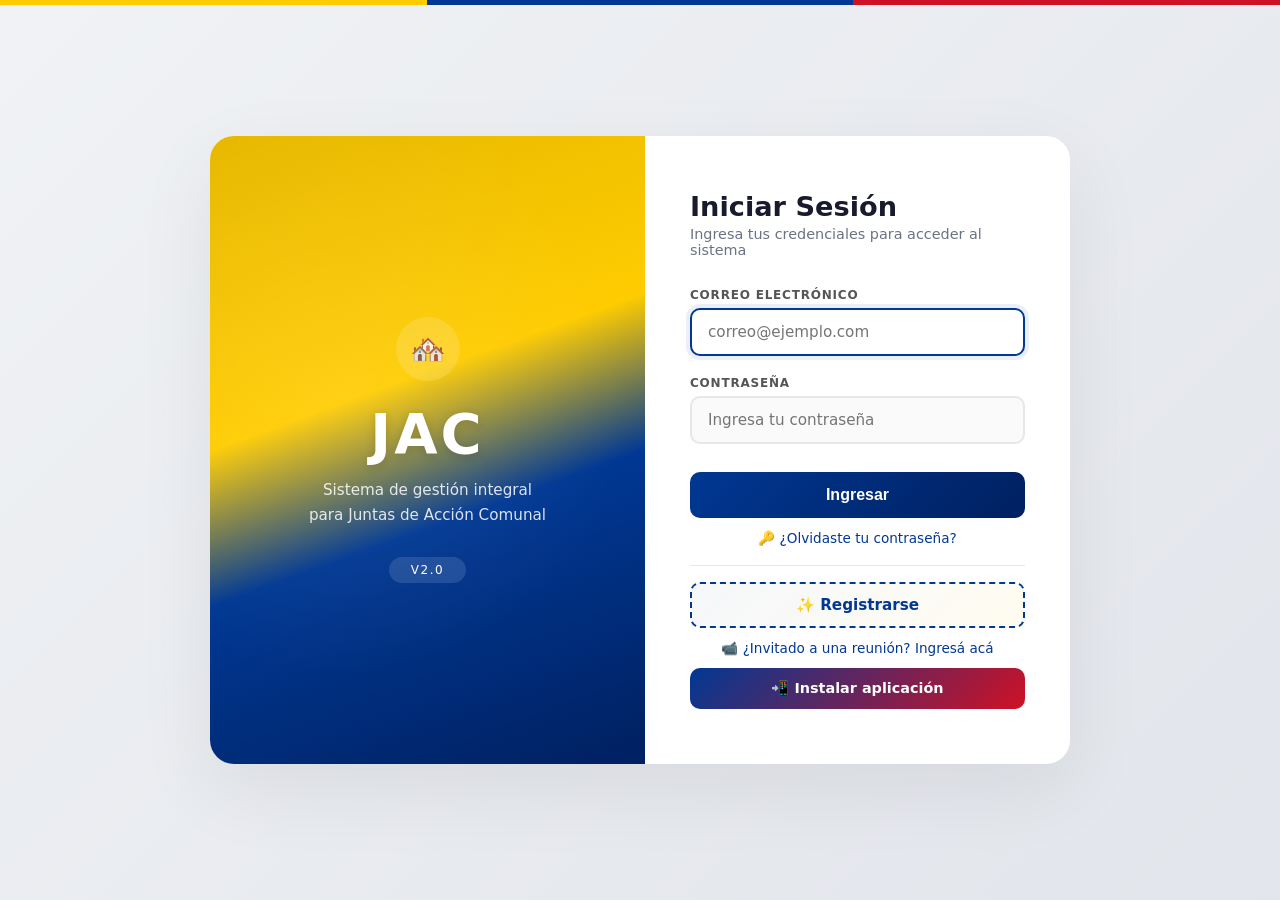
<file: app/index.html>
<!DOCTYPE html>
<html lang="es">
<head>
    <meta charset="UTF-8">
    <meta name="viewport" content="width=device-width, initial-scale=1.0">
    <meta http-equiv="Cache-Control" content="no-cache, no-store, must-revalidate">
    <meta http-equiv="Pragma" content="no-cache">
    <meta http-equiv="Expires" content="0">
    <title>JAC - Iniciar Sesión</title>
    <meta name="theme-color" content="#003893">
    <meta name="apple-mobile-web-app-capable" content="yes">
    <meta name="apple-mobile-web-app-status-bar-style" content="default">
    <meta name="apple-mobile-web-app-title" content="JAC">
    <link rel="manifest" href="/manifest.json">
    <link rel="apple-touch-icon" href="/icons/icon-192x192.png">
    <link rel="stylesheet" href="css/style.css?v=3">
    <style>
        .login-body { overflow-y: auto; -webkit-overflow-scrolling: touch; }
        .login-container { overflow-y: auto; -webkit-overflow-scrolling: touch; }
        .login-container::-webkit-scrollbar { width: 4px; }
        .login-container::-webkit-scrollbar-thumb { background: #c0c4cc; border-radius: 2px; }
    </style>
</head>
<body class="login-body">
    <div class="login-container">
        <div class="login-brand">
            <div class="icon">🏘️</div>
            <h1>JAC</h1>
            <p>Sistema de gestión integral para Juntas de Acción Comunal</p>
            <div class="version">v2.0</div>
        </div>
        <div class="login-form-wrap">
            <h2>Iniciar Sesión</h2>
            <p class="sub">Ingresa tus credenciales para acceder al sistema</p>
                <form id="loginForm">
                <div class="form-group">
                    <label for="username">Correo electrónico</label>
                    <input type="email" id="username" placeholder="correo@ejemplo.com" required autofocus>
                </div>
                <div class="form-group">
                    <label for="password">Contraseña</label>
                    <input type="password" id="password" placeholder="Ingresa tu contraseña" required>
                </div>
                <button type="submit" class="btn-primary">Ingresar</button>
                <div style="text-align:center;margin-top:10px;">
                    <a href="#" id="btnRecuperarPass" style="font-size:0.85rem;color:var(--blue);text-decoration:none;">🔑 ¿Olvidaste tu contraseña?</a>
                </div>
                <div class="msg" id="msg"></div>
            </form>
            <div style="text-align:center;margin-top:18px;border-top:1px solid var(--border);padding-top:16px;">
                <button id="btnRegistro" style="width:100%;padding:12px;border:2px dashed var(--blue);border-radius:10px;background:linear-gradient(135deg,rgba(0,56,147,0.04),rgba(255,204,0,0.06));color:var(--blue);font-weight:600;font-size:0.95rem;cursor:pointer;transition:all 0.3s;font-family:inherit;" onmouseenter="this.style.background='linear-gradient(135deg,rgba(0,56,147,0.1),rgba(255,204,0,0.15))';this.style.borderStyle='solid';this.style.transform='translateY(-2px)';this.style.boxShadow='0 4px 12px rgba(0,56,147,0.15)'" onmouseleave="this.style.background='linear-gradient(135deg,rgba(0,56,147,0.04),rgba(255,204,0,0.06))';this.style.borderStyle='dashed';this.style.transform='none';this.style.boxShadow='none'">✨ Registrarse</button>
                <a href="reunion.html" style="display:block;margin-top:12px;font-size:0.85rem;color:var(--blue);text-decoration:none;">📹 ¿Invitado a una reunión? Ingresá acá</a>
                <button id="btnInstalarPWA" style="width:100%;margin-top:12px;padding:12px;border:none;border-radius:10px;background:linear-gradient(135deg,#003893,#CE1126);color:white;font-weight:600;font-size:0.9rem;cursor:pointer;transition:all 0.3s;font-family:inherit;" onmouseenter="this.style.opacity='0.9';this.style.transform='translateY(-2px)'" onmouseleave="this.style.opacity='1';this.style.transform='none'">📲 Instalar aplicación</button>
            </div>
            </div>
        </div>
    </div>

    <!-- Modal Recuperar Contraseña -->
    <div id="modalRecuperar" style="display:none;position:fixed;inset:0;background:rgba(0,0,0,0.4);z-index:999;align-items:center;justify-content:center;">
      <div style="background:white;border-radius:16px;padding:32px;width:90%;max-width:400px;box-shadow:0 20px 60px rgba(0,0,0,0.15);animation:fadeUp 0.3s ease;">
        <div style="font-size:2rem;text-align:center;margin-bottom:4px;">🔑</div>
        <h3 style="text-align:center;margin-bottom:8px;">Recuperar contraseña</h3>
        <p style="text-align:center;font-size:0.85rem;color:var(--text-muted);margin-bottom:20px;">Te enviaremos un correo para restablecer tu contraseña</p>
        <form id="formRecuperar">
          <div class="form-group">
            <label for="recEmail">Correo electrónico</label>
            <input type="email" id="recEmail" placeholder="correo@ejemplo.com" required>
          </div>
          <button type="submit" class="btn-primary">Enviar correo</button>
          <div class="msg" id="recMsg"></div>
        </form>
        <div style="text-align:center;margin-top:12px;">
          <a href="#" id="btnCerrarRecuperar" style="font-size:0.85rem;color:var(--text-muted);text-decoration:none;">Volver al inicio de sesión</a>
        </div>
      </div>
    </div>

    <!-- Modal Registro -->
    <div id="modalRegistro" style="display:none;position:fixed;inset:0;background:rgba(0,0,0,0.4);z-index:999;align-items:center;justify-content:center;">
      <div style="background:white;border-radius:16px;padding:32px;width:90%;max-width:440px;box-shadow:0 20px 60px rgba(0,0,0,0.15);animation:fadeUp 0.3s ease;max-height:90vh;overflow-y:auto;">
        <div style="font-size:2rem;text-align:center;margin-bottom:4px;">📝</div>
        <h3 style="text-align:center;margin-bottom:16px;">Registrar Usuario</h3>
        <form id="formRegistro">
          <div class="form-group">
            <label for="regUsername">Usuario</label>
            <input type="text" id="regUsername" placeholder="Nombre de usuario" required>
          </div>
          <div class="form-group">
            <label for="regPassword">Contraseña</label>
            <input type="password" id="regPassword" placeholder="Contraseña" required minlength="4">
          </div>
          <div class="form-group">
            <label for="regCedula">N° Cédula</label>
            <input type="text" id="regCedula" placeholder="Cédula del usuario">
          </div>
          <div class="form-group">
            <label for="regEmail">Correo electrónico</label>
            <input type="email" id="regEmail" placeholder="correo@ejemplo.com" required>
          </div>
          <div class="form-group">
            <label for="regTelefono">Teléfono (para WhatsApp)</label>
            <input type="tel" id="regTelefono" placeholder="Ej: 3001234567">
          </div>
          <div class="form-group">
            <label for="regCodigo">Código de registro</label>
            <input type="text" id="regCodigo" placeholder="Código proporcionado por el administrador" required>
          </div>
          <div class="form-group">
            <label for="regName">Nombre completo</label>
            <input type="text" id="regName" placeholder="Nombre y apellidos" required>
          </div>
          <div class="form-row">
            <div class="form-group">
              <label for="regRole">Rol</label>
              <select id="regRole" required>
                <option value="">Seleccione</option>
                <option value="Presidente">Presidente</option>
                <option value="Secretario">Secretario</option>
                <option value="Tesorero">Tesorero</option>
              </select>
            </div>
            <div class="form-group">
              <label for="regCiudad">Ciudad</label>
              <select id="regCiudad" required>
                <option value="">Cargando ciudades...</option>
              </select>
            </div>
          </div>
          <div class="form-group">
            <label for="regBarrio">Barrio</label>
            <select id="regBarrio" required>
              <option value="">Primero seleccioná una ciudad</option>
            </select>
          </div>
          <button type="submit" class="btn-primary">Crear usuario</button>
          <div class="msg" id="regMsg"></div>
        </form>
      </div>
    </div>
    <script src="js/supabase-client.js?v=3"></script>
    <script src="js/supabase.js?v=3"></script>
    <script src="js/db.js?v=3"></script>
    <script>
        localStorage.removeItem('jac_session');

        // Verificar si ya hay sesión activa
        (async function () {
            const { data: { session } } = await supabaseGetSession();
            if (session) {
                window.location.href = 'dashboard.html';
                return;
            }
        })();

        document.getElementById('loginForm').addEventListener('submit', async function (e) {
            e.preventDefault();
            const msgEl = document.getElementById('msg');
            msgEl.className = 'msg';
            msgEl.style.display = 'none';

            const email = document.getElementById('username').value.trim();
            const password = document.getElementById('password').value.trim();

            if (!email || !password) {
                msgEl.textContent = 'Todos los campos son obligatorios';
                msgEl.className = 'msg error';
                msgEl.style.display = 'block';
                return;
            }

            const btn = this.querySelector('button');
            btn.disabled = true;
            btn.textContent = 'Ingresando...';

            let { data, error } = await supabaseSignIn(email, password);

            // Si falla, intentar migrar cuenta existente
            if (error) {
                const usuarios = await apiFetch('usuarios?email=eq.' + encodeURIComponent(email) + '&select=password,username,email');
                let isExistingUser = usuarios && usuarios.length > 0 && usuarios[0].password === password;
                if (!isExistingUser) {
                    const registros = await apiFetch('registros?email=eq.' + encodeURIComponent(email) + '&select=cedula,password,email');
                    isExistingUser = registros && registros.length > 0 && (registros[0].password === password || registros[0].cedula === password);
                }
                if (isExistingUser) {
                    const { error: signUpError } = await supabaseSignUp(email, password);
                    if (!signUpError) {
                        const retry = await supabaseSignIn(email, password);
                        data = retry.data;
                        error = retry.error;
                    }
                }
            }

            if (error) {
                msgEl.textContent = error.message === 'Invalid login credentials' ? 'Usuario o contraseña incorrectos' : error.message;
                msgEl.className = 'msg error';
                msgEl.style.display = 'block';
                btn.disabled = false;
                btn.textContent = 'Ingresar';
                return;
            }

            // Guardar tokens
            if (data.session) {
                localStorage.setItem('sb-access-token', data.session.access_token);
                localStorage.setItem('sb-refresh-token', data.session.refresh_token);
            }

            // Obtener perfil del usuario
            const result = await loginUser(email);
            if (result.ok) {
                const session = { ...result.user };
                localStorage.setItem('jac_session', JSON.stringify(session));
                window.location.href = 'dashboard.html';
            } else {
                msgEl.textContent = result.error;
                msgEl.className = 'msg error';
                msgEl.style.display = 'block';
                btn.disabled = false;
                btn.textContent = 'Ingresar';
            }
        });

        // ===== RECUPERAR CONTRASEÑA =====
        document.getElementById('btnRecuperarPass').addEventListener('click', function (e) {
            e.preventDefault();
            document.getElementById('modalRecuperar').style.display = 'flex';
        });
        document.getElementById('btnCerrarRecuperar').addEventListener('click', function (e) {
            e.preventDefault();
            document.getElementById('modalRecuperar').style.display = 'none';
        });
        document.getElementById('modalRecuperar').addEventListener('click', function (e) {
            if (e.target === this) this.style.display = 'none';
        });
        document.getElementById('formRecuperar').addEventListener('submit', async function (e) {
            e.preventDefault();
            const msg = document.getElementById('recMsg');
            msg.className = 'msg';
            msg.style.display = 'none';
            const email = document.getElementById('recEmail').value.trim();
            if (!email) {
                msg.textContent = 'Ingresá tu correo electrónico';
                msg.className = 'msg error';
                msg.style.display = 'block';
                return;
            }
            const btn = this.querySelector('button');
            btn.disabled = true;
            btn.textContent = 'Enviando...';
            const { error } = await supabaseResetPassword(email);
            if (!error) {
                msg.textContent = '✅ Revisá tu correo. Te enviamos las instrucciones para restablecer tu contraseña.';
                msg.className = 'msg success';
                msg.style.display = 'block';
                btn.textContent = 'Enviar correo';
                btn.disabled = false;
            } else {
                msg.textContent = error.message;
                msg.className = 'msg error';
                msg.style.display = 'block';
                btn.disabled = false;
                btn.textContent = 'Enviar correo';
            }
        });

        // ===== REGISTRO =====
        var CIUDADES_BARRIOS = {
            'Cartagena de Indias': ['Torices', 'El Progreso', 'Pie de la Popa', 'Manga', 'Bocagrande', 'Getsemaní', 'San Diego', 'La Matuna', 'El Bosque', 'Olaya Herrera'],
            'Bogotá': ['Usaquén', 'Chapinero', 'Santa Fe', 'San Cristóbal', 'Usme', 'Bosa', 'Kennedy', 'Fontibón', 'Engativá', 'Suba'],
            'Medellín': ['La Candelaria', 'La América', 'Robledo', 'Buenos Aires', 'Laureles', 'Estadio', 'Belén', 'El Poblado'],
            'Cali': ['San Antonio', 'El Peñón', 'Granada', 'Ciudad Jardín', 'Chipichape', 'San Fernando', 'Santa Mónica'],
            'Barranquilla': ['El Prado', 'Bellavista', 'Altagracia', 'Centro', 'Buenavista', 'Ciudad Jardín', 'Riomar'],
            'Santa Marta': ['Centro Histórico', 'El Rodadero', 'Taganga', 'Mamatoco', 'Gaira', 'Pescaíto'],
            'Bucaramanga': ['Cabecera del Llano', 'Sotomayor', 'La Concordia', 'San Francisco', 'El Prado', 'García Rovira'],
            'Sincelejo': ['Centro', 'Las Majaguas', 'Puerta Roja', 'Santa Fe', 'La Palma', 'Chuchurubí'],
            'Montería': ['Centro', 'La Castellana', 'Mocarí', 'Los Ángeles', 'Villa Gracia'],
            'Pereira': ['Centro', 'Cuba', 'La Florida', 'El Poblado', 'San Joaquín'],
            'Manizales': ['Centro', 'Palermo', 'La Estrella', 'La Fuente', 'Los Rosales'],
            'Armenia': ['Centro', 'La Patria', 'Barcelona', 'San José', 'El Placer'],
            'Cúcuta': ['Centro', 'La Playa', 'El Contento', 'San Luis', 'San Mateo'],
            'Pasto': ['Centro', 'El Vergel', 'La Gran Colombia', 'Las Américas', 'Navarrete'],
            'Ibagué': ['Centro', 'El Salado', 'Picaleña', 'La Estancia', 'La Pola'],
            'Villavicencio': ['Centro', 'Bocas del Guatiquía', 'La Rosita', 'San Isidro', 'El Bambú'],
            'Valledupar': ['Centro', 'La Popa', 'Primero de Mayo', 'San Joaquín', 'Los Cortijos'],
            'Neiva': ['Centro', 'Las Américas', 'La Toma', 'Los Mártires', 'El Triunfo'],
            'Popayán': ['Centro', 'El Empedrado', 'La Pamba', 'Santa Fe', 'El Recuerdo'],
            'Quibdó': ['Centro', 'Ijujú', 'El Candil', 'Las Américas', 'Yerbabuena'],
        };

        function cargarCiudades() {
            var sel = document.getElementById('regCiudad');
            var lista = Object.keys(CIUDADES_BARRIOS).sort();
            sel.innerHTML = '<option value="">Seleccioná una ciudad</option>' +
                lista.map(function (c) { return '<option value="' + c + '">' + c + '</option>'; }).join('');
        }

        function cargarBarrios(ciudad) {
            var sel = document.getElementById('regBarrio');
            if (!ciudad) {
                sel.innerHTML = '<option value="">Primero seleccioná una ciudad</option>';
                return;
            }
            var barrios = CIUDADES_BARRIOS[ciudad] || [];
            sel.innerHTML = '<option value="">Seleccioná un barrio</option>' +
                barrios.map(function (b) { return '<option value="' + b + '">' + b + '</option>'; }).join('');
        }

        document.getElementById('btnRegistro').addEventListener('click', function () {
            document.getElementById('modalRegistro').style.display = 'flex';
            cargarCiudades();
        });

        document.getElementById('regCiudad').addEventListener('change', function () {
            cargarBarrios(this.value);
        });

        document.getElementById('modalRegistro').addEventListener('click', function (e) {
            if (e.target === this) this.style.display = 'none';
        });

        document.getElementById('formRegistro').addEventListener('submit', async function (e) {
            e.preventDefault();
            const msg = document.getElementById('regMsg');
            msg.className = 'msg';
            msg.style.display = 'none';

            const campos = {
                username: document.getElementById('regUsername').value.trim(),
                password: document.getElementById('regPassword').value.trim(),
                email: document.getElementById('regEmail').value.trim(),
                telefono: document.getElementById('regTelefono').value.trim(),
                cedula: document.getElementById('regCedula').value.trim(),
                codigo: document.getElementById('regCodigo').value.trim(),
                name: document.getElementById('regName').value.trim(),
                role: document.getElementById('regRole').value,
                ciudad: document.getElementById('regCiudad').value,
                barrio: document.getElementById('regBarrio').value,
            };

            if (!campos.username || !campos.password || !campos.email || !campos.codigo || !campos.name || !campos.role || !campos.ciudad || !campos.barrio) {
                msg.textContent = 'Todos los campos obligatorios deben estar diligenciados';
                msg.className = 'msg error';
                msg.style.display = 'block';
                return;
            }
            if (campos.password.length < 4) {
                msg.textContent = 'La contraseña debe tener al menos 4 caracteres';
                msg.className = 'msg error';
                msg.style.display = 'block';
                return;
            }

            const btn = this.querySelector('button');
            btn.disabled = true;
            btn.textContent = 'Creando...';

            // 1. Validar código de registro
            const codigos = await apiFetch(
                'codigos_registro?codigo=eq.' + encodeURIComponent(campos.codigo) + '&select=*'
            );
            if (!codigos || codigos.length === 0) {
                msg.textContent = 'Código de registro inválido';
                msg.className = 'msg error';
                msg.style.display = 'block';
                btn.disabled = false;
                btn.textContent = 'Crear usuario';
                return;
            }
            const codigoData = codigos[0];
            if (codigoData.usado) {
                msg.textContent = 'Este código de registro ya fue utilizado';
                msg.className = 'msg error';
                msg.style.display = 'block';
                btn.disabled = false;
                btn.textContent = 'Crear usuario';
                return;
            }

            // 2. Verificar username único
            const existentes = await apiFetch(
                'usuarios?username=eq.' + encodeURIComponent(campos.username) + '&select=id'
            );
            if (existentes && existentes.length > 0) {
                msg.textContent = 'El nombre de usuario ya está en uso';
                msg.className = 'msg error';
                msg.style.display = 'block';
                btn.disabled = false;
                btn.textContent = 'Crear usuario';
                return;
            }

            // 2b. Verificar cédula única en usuarios y registros
            if (campos.cedula) {
                const cedUsuarios = await apiFetch('usuarios?cedula=eq.' + encodeURIComponent(campos.cedula) + '&select=id');
                if (cedUsuarios && cedUsuarios.length > 0) {
                    msg.textContent = 'El número de cédula ya está registrado en el sistema';
                    msg.className = 'msg error';
                    msg.style.display = 'block'; btn.disabled = false; btn.textContent = 'Crear usuario'; return;
                }
                const cedRegistros = await apiFetch('registros?cedula=eq.' + encodeURIComponent(campos.cedula) + '&select=id');
                if (cedRegistros && cedRegistros.length > 0) {
                    msg.textContent = 'El número de cédula ya está registrado en el sistema';
                    msg.className = 'msg error';
                    msg.style.display = 'block'; btn.disabled = false; btn.textContent = 'Crear usuario'; return;
                }
            }

            // 2c. Verificar email único en usuarios y registros
            const emailUsuarios = await apiFetch('usuarios?email=eq.' + encodeURIComponent(campos.email) + '&select=id');
            if (emailUsuarios && emailUsuarios.length > 0) {
                msg.textContent = 'El correo electrónico ya está registrado en el sistema';
                msg.className = 'msg error';
                msg.style.display = 'block'; btn.disabled = false; btn.textContent = 'Crear usuario'; return;
            }
            const emailRegistros = await apiFetch('registros?email=eq.' + encodeURIComponent(campos.email) + '&select=id');
            if (emailRegistros && emailRegistros.length > 0) {
                msg.textContent = 'El correo electrónico ya está registrado en el sistema';
                msg.className = 'msg error';
                msg.style.display = 'block'; btn.disabled = false; btn.textContent = 'Crear usuario'; return;
            }

            // 2d. Verificar teléfono único en usuarios y registros
            if (campos.telefono) {
                const telUsuarios = await apiFetch('usuarios?telefono=eq.' + encodeURIComponent(campos.telefono) + '&select=id');
                if (telUsuarios && telUsuarios.length > 0) {
                    msg.textContent = 'El número de teléfono ya está registrado en el sistema';
                    msg.className = 'msg error';
                    msg.style.display = 'block'; btn.disabled = false; btn.textContent = 'Crear usuario'; return;
                }
                const telRegistros = await apiFetch('registros?telefono=eq.' + encodeURIComponent(campos.telefono) + '&select=id');
                if (telRegistros && telRegistros.length > 0) {
                    msg.textContent = 'El número de teléfono ya está registrado en el sistema';
                    msg.className = 'msg error';
                    msg.style.display = 'block'; btn.disabled = false; btn.textContent = 'Crear usuario'; return;
                }
            }

            // 3. Verificar rol único por barrio
            const mismoRol = await apiFetch(
                'usuarios?barrio=eq.' + encodeURIComponent(campos.barrio) + '&role=eq.' + encodeURIComponent(campos.role) + '&select=id'
            );
            if (mismoRol && mismoRol.length > 0) {
                msg.textContent = 'Ya existe un ' + campos.role + ' en el barrio ' + campos.barrio + '. Cada barrio solo puede tener un usuario por rol.';
                msg.className = 'msg error';
                msg.style.display = 'block';
                btn.disabled = false;
                btn.textContent = 'Crear usuario';
                return;
            }

            // 4. Crear usuario en Supabase Auth
            const { data: authData, error: authError } = await supabaseSignUp(campos.email, campos.password);

            if (authError) {
                msg.textContent = authError.message;
                msg.className = 'msg error';
                msg.style.display = 'block';
                btn.disabled = false;
                btn.textContent = 'Crear usuario';
                return;
            }

            // 5. Insertar perfil en usuarios
            await apiFetch('usuarios', {
                method: 'POST',
                body: JSON.stringify({
                    username: campos.username,
                    password: campos.password,
                    email: campos.email || '',
                    telefono: campos.telefono || '',
                    cedula: campos.cedula || '',
                    name: campos.name,
                    role: campos.role,
                    ciudad: campos.ciudad || '',
                    barrio: campos.barrio,
                    cambio_requerido: false,
                    user_id: authData.user.id,
                }),
            });

            // 6. Marcar código como usado
            await apiFetch('codigos_registro?codigo=eq.' + encodeURIComponent(campos.codigo), {
                method: 'PATCH',
                headers: { 'Prefer': 'return=minimal' },
                body: JSON.stringify({ usado: true, usado_por: campos.username }),
            });

            msg.textContent = '✅ Usuario creado exitosamente. Revisá tu correo para confirmar tu cuenta.';
            msg.className = 'msg success';
            msg.style.display = 'block';
            this.reset();
            setTimeout(function () {
                document.getElementById('modalRegistro').style.display = 'none';
                msg.style.display = 'none';
            }, 3000);
        });

        // PWA Install
        var deferredPrompt = null;
        var instalarBtnLogin = document.getElementById('btnInstalarPWA');

        if (window.matchMedia('(display-mode: standalone)').matches && instalarBtnLogin) {
            instalarBtnLogin.style.display = 'none';
        }

        window.addEventListener('beforeinstallprompt', function (e) {
            e.preventDefault();
            deferredPrompt = e;
            if (instalarBtnLogin) instalarBtnLogin.style.display = '';
        });
        window.addEventListener('appinstalled', function () {
            deferredPrompt = null;
            if (instalarBtnLogin) instalarBtnLogin.style.display = 'none';
        });
        if (instalarBtnLogin) {
            instalarBtnLogin.addEventListener('click', async function () {
                if (deferredPrompt) {
                    deferredPrompt.prompt();
                    var result = await deferredPrompt.userChoice;
                    if (result.outcome === 'accepted') {
                        deferredPrompt = null;
                        instalarBtnLogin.style.display = 'none';
                    }
                } else {
                    if (window.matchMedia('(display-mode: standalone)').matches) {
                        alert('La aplicación ya está instalada.');
                        instalarBtnLogin.style.display = 'none';
                    } else {
                        alert('Para instalar la app en tu dispositivo:\n\n' +
                            '• Android (Chrome): Tocá el menú ⋮ → "Instalar aplicación"\n' +
                            '• iPhone (Safari): Tocá el ícono 📤 → "Agregar a pantalla de inicio"\n' +
                            '• Escritorio (Chrome/Edge): Tocá el ícono de instalación en la barra de direcciones.');
                    }
                }
            });
        }

        // Service Worker
        if ('serviceWorker' in navigator) {
            window.addEventListener('load', function () {
                navigator.serviceWorker.register('/sw.js').catch(function (err) {
                    console.warn('SW registration failed:', err);
                });
            });
        }
    </script>
</body>
</html>
</file>
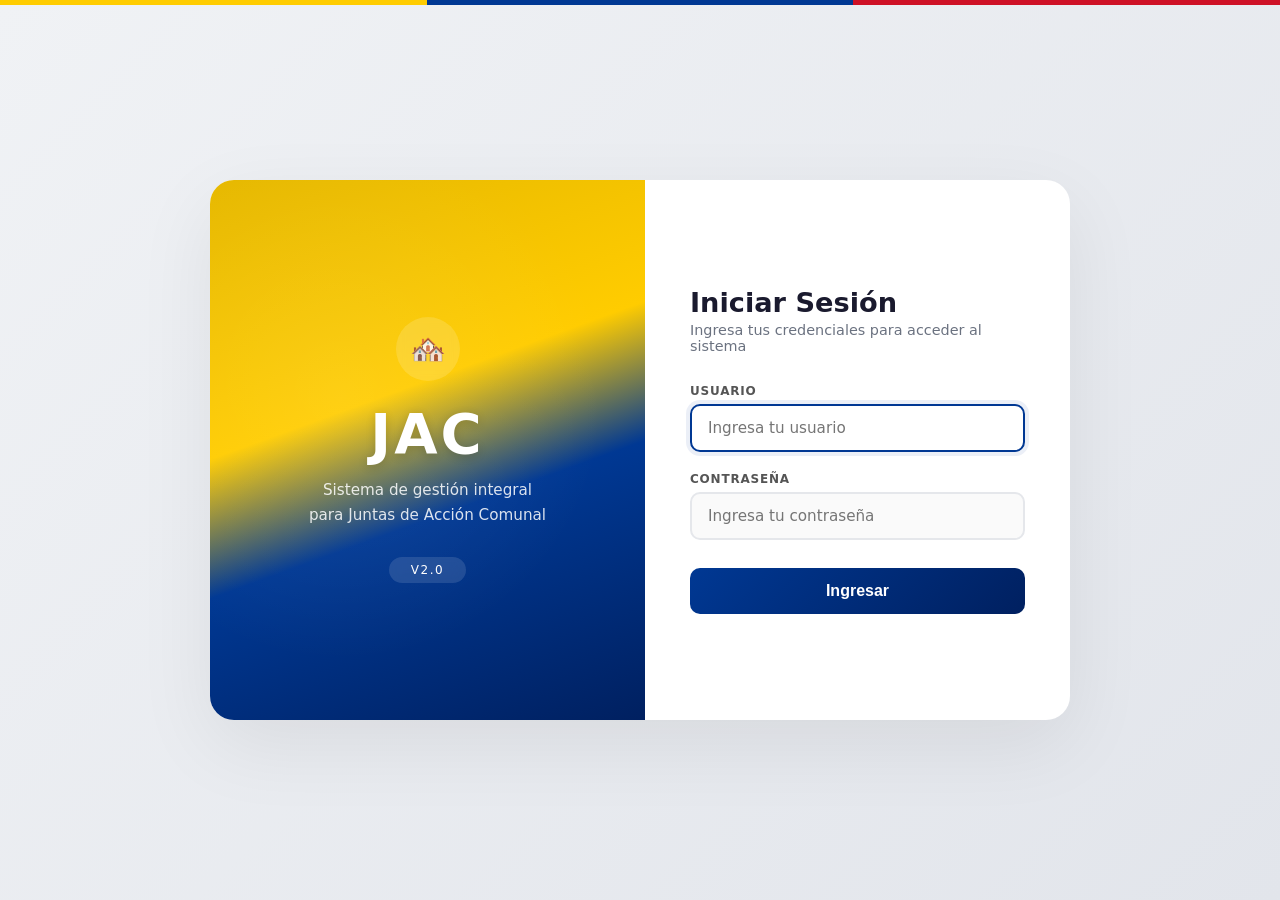
<file: jac/app/index.html>
<!DOCTYPE html>
<html lang="es">
<head>
    <meta charset="UTF-8">
    <meta name="viewport" content="width=device-width, initial-scale=1.0">
    <title>JAC - Iniciar Sesión</title>
    <link rel="stylesheet" href="css/style.css">
</head>
<body class="login-body">
    <div class="login-container">
        <div class="login-brand">
            <div class="icon">🏘️</div>
            <h1>JAC</h1>
            <p>Sistema de gestión integral para Juntas de Acción Comunal</p>
            <div class="version">v2.0</div>
        </div>
        <div class="login-form-wrap">
            <h2>Iniciar Sesión</h2>
            <p class="sub">Ingresa tus credenciales para acceder al sistema</p>
            <form id="loginForm">
                <div class="form-group">
                    <label for="username">Usuario</label>
                    <input type="text" id="username" placeholder="Ingresa tu usuario" required autofocus>
                </div>
                <div class="form-group">
                    <label for="password">Contraseña</label>
                    <input type="password" id="password" placeholder="Ingresa tu contraseña" required>
                </div>
                <button type="submit" class="btn-primary">Ingresar</button>
                <div class="msg" id="msg"></div>
            </form>
            </div>
        </div>
    </div>
    <script src="js/supabase.js"></script>
    <script src="js/db.js"></script>
    <script>
        localStorage.removeItem('jac_session');

        document.getElementById('loginForm').addEventListener('submit', async function (e) {
            e.preventDefault();
            const msgEl = document.getElementById('msg');
            msgEl.className = 'msg';
            msgEl.style.display = 'none';

            const username = document.getElementById('username').value.trim();
            const password = document.getElementById('password').value.trim();

            if (!username || !password) {
                msgEl.textContent = 'Todos los campos son obligatorios';
                msgEl.className = 'msg error';
                msgEl.style.display = 'block';
                return;
            }

            const btn = this.querySelector('button');
            btn.disabled = true;
            btn.textContent = 'Ingresando...';

            const result = await loginUser(username, password);

            if (result.ok) {
                const session = { ...result.user, mustChangePassword: result.mustChangePassword };
                localStorage.setItem('jac_session', JSON.stringify(session));
                window.location.href = 'dashboard.html';
            } else {
                msgEl.textContent = result.error;
                msgEl.className = 'msg error';
                msgEl.style.display = 'block';
                btn.disabled = false;
                btn.textContent = 'Ingresar';
            }
        });
    </script>
</body>
</html>
</file>
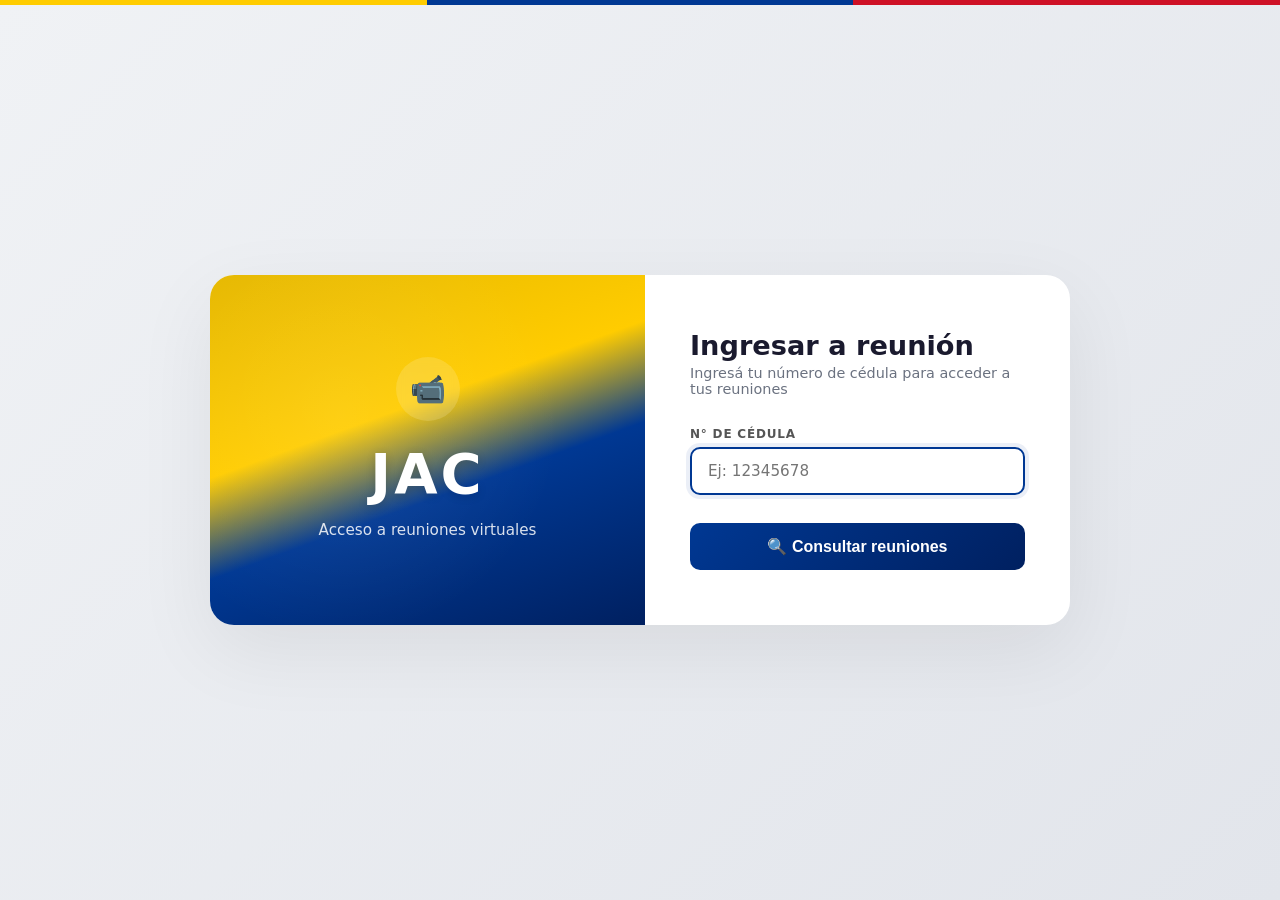
<file: app/reunion.html>
<!DOCTYPE html>
<html lang="es">
<head>
    <meta charset="UTF-8">
    <meta name="viewport" content="width=device-width, initial-scale=1.0">
    <meta http-equiv="Cache-Control" content="no-cache, no-store, must-revalidate">
    <meta http-equiv="Pragma" content="no-cache">
    <meta http-equiv="Expires" content="0">
    <title>JAC - Acceder a Reunión</title>
    <meta name="theme-color" content="#003893">
    <meta name="apple-mobile-web-app-capable" content="yes">
    <meta name="apple-mobile-web-app-status-bar-style" content="default">
    <meta name="apple-mobile-web-app-title" content="JAC">
    <link rel="manifest" href="/manifest.json">
    <link rel="apple-touch-icon" href="/icons/icon-192x192.png">
    <link rel="stylesheet" href="css/style.css?v=3">
    <style>
        body { overflow-y: auto; -webkit-overflow-scrolling: touch; }
        .login-container { overflow-y: auto; max-height: 90vh; -webkit-overflow-scrolling: touch; }
        .login-container::-webkit-scrollbar { width: 4px; }
        .login-container::-webkit-scrollbar-thumb { background: #c0c4cc; border-radius: 2px; }
        .externo-card {
            background: white;
            border-radius: var(--radius);
            box-shadow: var(--shadow);
            border: 1px solid var(--border);
            padding: 24px;
            margin-bottom: 16px;
        }
        .externo-card h4 { font-size: 1rem; font-weight: 600; margin-bottom: 12px; }
        .btn-unirse {
            background: var(--blue);
            color: white;
            border: none;
            padding: 10px 24px;
            border-radius: 8px;
            font-weight: 600;
            cursor: pointer;
            font-family: inherit;
            font-size: 0.9rem;
        }
        .btn-unirse:hover { opacity: 0.9; transform: translateY(-1px); }
        .btn-unirse:disabled { opacity: 0.5; cursor: not-allowed; transform: none; }
        .estado-pendiente { color: #d97706; font-weight: 600; }
        .estado-aprobado { color: #059669; font-weight: 600; }
    </style>
</head>
<body class="login-body">
    <div class="login-container" style="min-height:auto;">
        <div class="login-brand" style="min-height:140px;">
            <div class="icon">📹</div>
            <h1>JAC</h1>
            <p>Acceso a reuniones virtuales</p>
        </div>
        <div class="login-form-wrap">
            <h2>Ingresar a reunión</h2>
            <p class="sub">Ingresá tu número de cédula para acceder a tus reuniones</p>
            <form id="formAccesoExterno">
                <div class="form-group">
                    <label for="extCedula">N° de Cédula</label>
                    <input type="text" id="extCedula" placeholder="Ej: 12345678" required autofocus>
                </div>
                <button type="submit" class="btn-primary">🔍 Consultar reuniones</button>
                <div class="msg" id="extMsg"></div>
            </form>
            <div id="extResultado" style="display:none;margin-top:20px;border-top:1px solid var(--border);padding-top:20px;"></div>
        </div>
    </div>

    <!-- Modal Jitsi -->
    <div id="modalJitsiExt" style="display:none;position:fixed;inset:0;z-index:1001;background:white;">
        <div style="display:flex;align-items:center;justify-content:space-between;padding:8px 16px;background:var(--blue);color:white;">
            <span id="jitsiExtTitulo" style="font-weight:600;">Reunión</span>
            <button id="btnSalirReunionExt" style="background:var(--red);color:white;border:none;padding:6px 16px;border-radius:6px;cursor:pointer;font-weight:600;">✕ Salir</button>
        </div>
        <iframe id="jitsiExtIframe" style="width:100%;height:calc(100vh - 48px);border:none;" allow="camera;microphone;fullscreen;display-capture" src=""></iframe>
    </div>

    <script src="js/supabase-client.js?v=3"></script>
    <script src="js/supabase.js?v=3"></script>
    <script src="js/db.js?v=3"></script>
    <script>
        var extAsistenciaId = null;

        document.getElementById('formAccesoExterno').addEventListener('submit', async function (e) {
            e.preventDefault();
            var msg = document.getElementById('extMsg');
            msg.className = 'msg';
            msg.style.display = 'none';

            var cedula = document.getElementById('extCedula').value.trim();
            if (!cedula) {
                msg.textContent = 'Ingresá tu número de cédula';
                msg.className = 'msg error';
                msg.style.display = 'block';
                return;
            }

            var btn = this.querySelector('button');
            btn.disabled = true;
            btn.textContent = 'Consultando...';

            try {
                var externos = await getInvitadosExternos();
                var invitaciones = await getInvitaciones();
                var reuniones = await getReuniones();

                // Unir ambos: externos (invitados_externos) e invitaciones internas (invitaciones_reunion)
                var misReuniones = {};
                (externos || []).filter(function (e) { return e.cedula === cedula; }).forEach(function (e) {
                    misReuniones[e.reunion_id] = { reunion_id: e.reunion_id, estado: e.estado, tipo: 'externo' };
                });
                (invitaciones || []).filter(function (i) { return i.invitado_username === cedula; }).forEach(function (i) {
                    if (!misReuniones[i.reunion_id]) {
                        misReuniones[i.reunion_id] = { reunion_id: i.reunion_id, estado: 'aprobado', tipo: 'invitado' };
                    }
                });

                var keys = Object.keys(misReuniones);
                if (keys.length === 0) {
                    msg.textContent = 'No se encontraron reuniones para esta cédula. Si fuiste invitado, verificá que el creador haya registrado correctamente tu cédula.';
                    msg.className = 'msg error';
                    msg.style.display = 'block';
                    document.getElementById('extResultado').style.display = 'none';
                    btn.disabled = false;
                    btn.textContent = '🔍 Consultar reuniones';
                    return;
                }

                var html = '<h3 style="margin-bottom:16px;">Tus reuniones</h3>';
                keys.forEach(function (id) {
                    var e = misReuniones[id];
                    var reu = (reuniones || []).find(function (r) { return r.id == id; });
                    if (!reu) return;
                    var ahora = new Date();
                    var fechaReunion = new Date(reu.fecha + 'T' + reu.hora_inicio);
                    var finReunion = new Date(fechaReunion.getTime() + reu.duracion_minutos * 60000);
                    var quinceAntes = new Date(fechaReunion.getTime() - 15 * 60000);
                    var puedeUnirse = e.estado === 'aprobado' && ahora >= quinceAntes && ahora <= finReunion;
                    var estadoTexto = e.estado === 'pendiente' ? '⏳ Pendiente de aprobación' : e.estado === 'aprobado' ? '✅ Aprobado' : '❌ Rechazado';

                    html += '<div class="externo-card">' +
                        '<h4>' + reu.titulo + '</h4>' +
                        '<p style="font-size:0.9rem;color:var(--text-muted);">' +
                        reu.fecha + ' · ' + reu.hora_inicio + ' · ' + reu.duracion_minutos + 'min</p>' +
                        '<p style="font-size:0.9rem;margin-top:8px;">Estado: ' + estadoTexto + '</p>';

                    if (puedeUnirse) {
                        html += '<button class="btn-unirse" onclick="unirseReunionExt(' + reu.id + ')">📹 Unirse a videollamada</button>';
                    } else if (e.estado === 'pendiente') {
                        html += '<p style="font-size:0.8rem;color:var(--text-muted);margin-top:8px;">Esperá a que el creador de la reunión apruebe tu ingreso</p>';
                    } else if (e.estado === 'aprobado' && ahora < fechaReunion) {
                        html += '<p style="font-size:0.8rem;color:var(--text-muted);margin-top:8px;">La reunión aún no ha comenzado</p>';
                    } else if (e.estado === 'aprobado' && ahora > finReunion) {
                        html += '<p style="font-size:0.8rem;color:var(--text-muted);margin-top:8px;">La reunión ya finalizó</p>';
                    }
                    html += '</div>';
                });

                document.getElementById('extResultado').innerHTML = html;
                document.getElementById('extResultado').style.display = 'block';
                msg.style.display = 'none';
            } catch (err) {
                msg.textContent = 'Error: ' + err.message;
                msg.className = 'msg error';
                msg.style.display = 'block';
            }
            btn.disabled = false;
            btn.textContent = '🔍 Consultar reuniones';
        });

        async function unirseReunionExt(reuId) {
            try {
                var reuniones = await getReuniones();
                var r = (reuniones || []).find(function (x) { return x.id == reuId; });
                if (!r) { alert('Reunión no encontrada'); return; }

                if (r.estado === 'programada') {
                    await updateReunion(r.id, { estado: 'en_curso' });
                }

                var cedula = document.getElementById('extCedula').value.trim();
                await saveAsistencia({
                    reunion_id: r.id,
                    participante_username: '',
                    participante_cedula: cedula,
                    participante_nombre: 'Externo (' + cedula + ')',
                    rol: 'externo',
                    hora_ingreso: new Date().toISOString(),
                });

                var url = 'https://meet.jit.si/' + encodeURIComponent(r.sala_nombre) + '#config.startWithAudioMuted=false';
                window.open(url, '_blank');
            } catch (e) {
                alert('Error: ' + e.message);
            }
        }

        // Service Worker
        if ('serviceWorker' in navigator) {
            window.addEventListener('load', function () {
                navigator.serviceWorker.register('/sw.js').catch(function (err) {
                    console.warn('SW registration failed:', err);
                });
            });
        }
    </script>
</body>
</html>
</file>
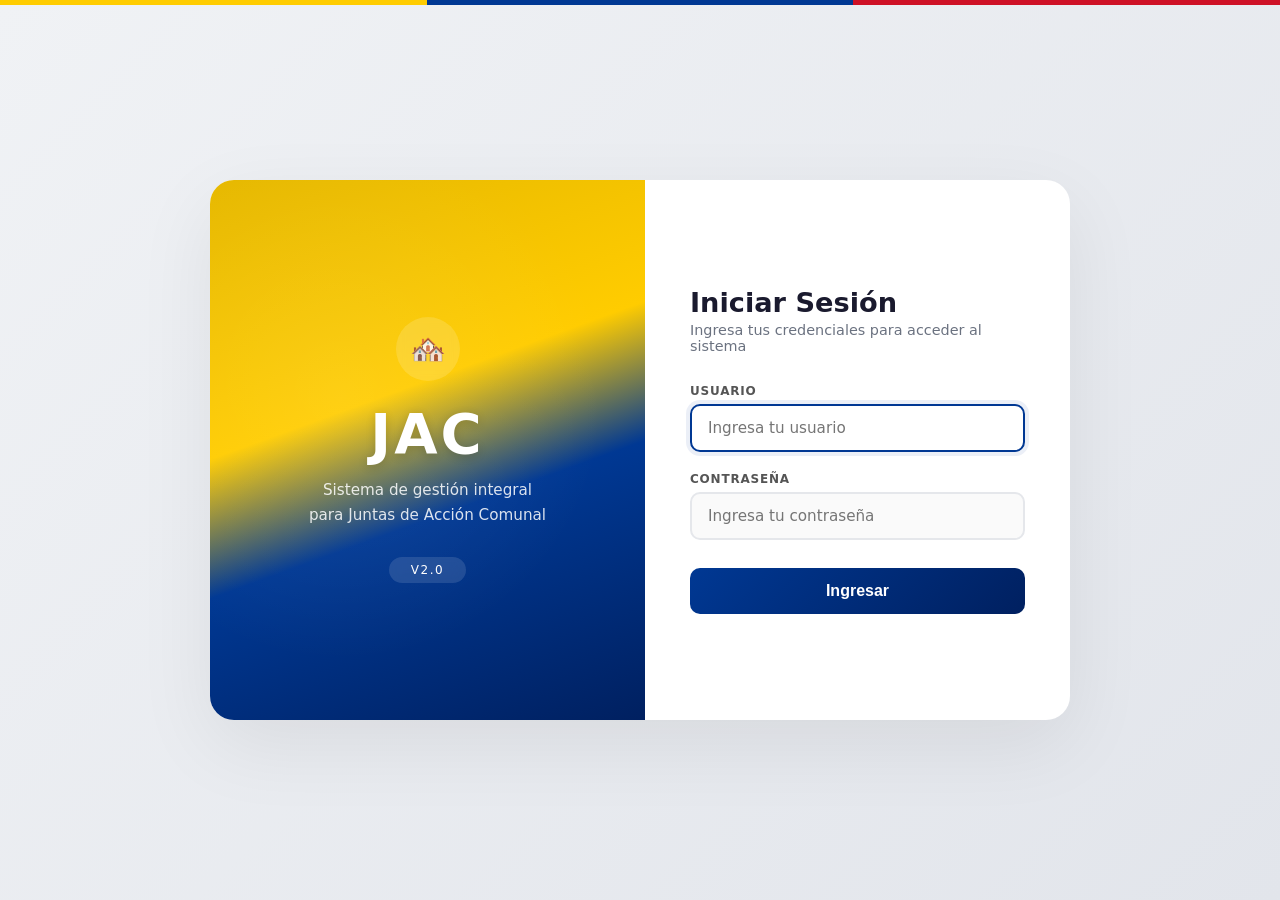
<file: jac/app/dashboard.html>
<!DOCTYPE html>
<html lang="es">
<head>
    <meta charset="UTF-8">
    <meta name="viewport" content="width=device-width, initial-scale=1.0">
    <title>JAC - Sistema</title>
    <link rel="stylesheet" href="css/style.css">
</head>
<body class="app-body">
    <header class="topbar">
        <div class="topbar-left">
            <div class="topbar-logo">J</div>
            <h3>JAC - <span id="pageTitle">Inscripción</span></h3>
        </div>
        <div class="topbar-right">
            <span class="user-name" id="userName">Usuario</span>
            <button class="logout-btn" id="logoutBtn" title="Cerrar sesión">🚪</button>
        </div>
    </header>

    <div class="content">
        <!-- TAB 1: Formulario de Inscripción -->
        <section class="page active" id="tab-inscripcion">
            <div class="card">
                <div class="card-title">📝 Formulario de Inscripción</div>
                <form id="formInscripcion">
                    <div class="form-row">
                        <div class="form-group">
                            <label for="nombres">Nombres</label>
                            <input type="text" id="nombres" placeholder="Nombres completos" required>
                        </div>
                        <div class="form-group">
                            <label for="apellidos">Apellidos</label>
                            <input type="text" id="apellidos" placeholder="Apellidos completos" required>
                        </div>
                    </div>
                    <div class="form-row">
                        <div class="form-group">
                            <label for="cedula">N° Cédula</label>
                            <input type="text" id="cedula" placeholder="Sin puntos ni guiones" required>
                        </div>
                        <div class="form-group">
                            <label for="telefono">Teléfono</label>
                            <input type="tel" id="telefono" placeholder="Ej: 3001234567" required>
                        </div>
                    </div>
                    <div class="form-group">
                        <label for="direccion">Dirección</label>
                        <input type="text" id="direccion" placeholder="Dirección de residencia" required>
                    </div>
                    <div class="form-group">
                        <label for="barrio">Barrio</label>
                        <select id="barrio" required>
                            <option value="">Seleccione un barrio</option>
                            <option value="El Progreso">El Progreso</option>
                            <option value="Villa Nueva">Villa Nueva</option>
                            <option value="Los Olivos">Los Olivos</option>
                            <option value="San Fernando">San Fernando</option>
                            <option value="La Florida">La Florida</option>
                            <option value="El Carmen">El Carmen</option>
                            <option value="Bella Vista">Bella Vista</option>
                            <option value="Centro">Centro</option>
                            <option value="La Esperanza">La Esperanza</option>
                            <option value="Ciudad Jardín">Ciudad Jardín</option>
                            <option value="Torices">Torices</option>
                        </select>
                    </div>
                    <div class="form-group">
                        <label for="observacion">Observación</label>
                        <textarea id="observacion" placeholder="Información adicional (opcional)"></textarea>
                    </div>
                    <button type="submit" class="btn-primary">💾 Guardar Inscripción</button>
                    <div class="msg" id="formMsg"></div>
                </form>
            </div>
        </section>

        <!-- TAB 2: Consultar Registros -->
        <section class="page" id="tab-consultar">
            <div class="card">
                <div class="card-title">🔍 Consultar Registros</div>
                <div class="form-group" style="margin:0;">
                    <label for="buscarCedula">Buscar por N° Cédula</label>
                    <div style="display:flex;gap:8px;">
                        <input type="text" id="buscarCedula" placeholder="Ej: 1234567" style="flex:1;">
                        <button class="btn-primary" id="btnLimpiarBusqueda" style="width:auto;padding:8px 16px;font-size:0.85rem;margin:0;">✕</button>
                    </div>
                </div>
            </div>

            <div class="card">
                <div class="card-header">
                    <h4>📋 Resultados <span id="totalRegistros" style="font-weight:400;color:var(--text-muted);font-size:0.85rem;"></span></h4>
                    <button class="btn-primary" id="btnExportar" style="width:auto;padding:8px 20px;font-size:0.85rem;margin:0;">📥 Exportar</button>
                </div>
                <div class="table-container">
                    <table>
                        <thead>
                            <tr>
                                <th>#</th>
                                <th>Nombres</th>
                                <th>Apellidos</th>
                                <th>Cédula</th>
                                <th>Teléfono</th>
                                <th>Dirección</th>
                                <th>Barrio</th>
                                <th>Fecha</th>
                            </tr>
                        </thead>
                        <tbody id="tablaRegistros">
                        </tbody>
                    </table>
                    <div class="empty-state" id="emptyState">
                        <div class="empty-icon">📭</div>
                        <p id="emptyText">No hay registros aún</p>
                        <p style="font-size:0.85rem;margin-top:4px;">Usa la pestaña "Inscripción" para agregar el primero.</p>
                    </div>
                </div>
            </div>
        </section>
    </div>

    <nav class="tab-bar" id="tabBar">
        <button class="tab-item" data-tab="tab-inscripcion" id="tabBtnInscripcion">
            <span class="tab-icon">📝</span>
            <span class="tab-label">Inscripción</span>
        </button>
        <button class="tab-item" data-tab="tab-consultar">
            <span class="tab-icon">📋</span>
            <span class="tab-label">Consultar</span>
        </button>
    </nav>

    <!-- Modal cambio de contraseña -->
    <div id="modalPassword" style="display:none;position:fixed;inset:0;background:rgba(0,0,0,0.4);z-index:999;align-items:center;justify-content:center;">
      <div style="background:white;border-radius:16px;padding:32px;width:90%;max-width:420px;box-shadow:0 20px 60px rgba(0,0,0,0.15);animation:fadeUp 0.3s ease;">
        <div style="font-size:2rem;text-align:center;margin-bottom:8px;">🔐</div>
        <h3 style="text-align:center;margin-bottom:4px;">Cambiar contraseña</h3>
        <p style="text-align:center;color:var(--text-muted);font-size:0.85rem;margin-bottom:20px;">Es tu primer inicio de sesión. Cambiá tu contraseña por una nueva.</p>
        <form id="formCambioPassword">
          <div class="form-group">
            <label for="newPassword">Nueva contraseña</label>
            <input type="password" id="newPassword" placeholder="Minimo 4 caracteres" required minlength="4">
          </div>
          <div class="form-group">
            <label for="confirmPassword">Confirmar contraseña</label>
            <input type="password" id="confirmPassword" placeholder="Repetí la contraseña" required>
          </div>
          <button type="submit" class="btn-primary">Guardar contraseña</button>
          <div class="msg" id="modalMsg"></div>
        </form>
      </div>
    </div>

    <script src="js/supabase.js"></script>
    <script src="js/db.js"></script>
    <script>
        // ===== SESSION =====
        var sessionRole = '';
        var sessionBarrio = '';
        var sessionUsername = '';
        var sessionRegistroId = '';
        (function () {
            const sessionData = localStorage.getItem('jac_session');
            if (!sessionData || !sessionData.includes('barrio')) {
                localStorage.removeItem('jac_session');
                window.location.href = 'index.html';
                return;
            }
            const session = JSON.parse(sessionData);
            document.getElementById('userName').textContent = session.name;
            sessionRole = session.role;
            sessionBarrio = session.barrio;
            sessionUsername = session.username || '';
            sessionRegistroId = session.registroId || '';

            // Mostrar modal si debe cambiar contraseña
            if (session.mustChangePassword) {
              document.getElementById('modalPassword').style.display = 'flex';
              // Sonido de notificación
              try {
                var ctx = new (window.AudioContext || window.webkitAudioContext)();
                var osc = ctx.createOscillator();
                var gain = ctx.createGain();
                osc.connect(gain);
                gain.connect(ctx.destination);
                osc.frequency.value = 880;
                osc.type = 'sine';
                gain.gain.setValueAtTime(0.3, ctx.currentTime);
                gain.gain.exponentialRampToValueAtTime(0.01, ctx.currentTime + 0.5);
                osc.start(ctx.currentTime);
                osc.stop(ctx.currentTime + 0.5);
              } catch (e) {}
            }

            // Auto-asignar barrio del usuario en el formulario
            const barrioSelect = document.getElementById('barrio');
            barrioSelect.value = sessionBarrio;
            barrioSelect.disabled = true;
            barrioSelect.style.opacity = '0.7';
            barrioSelect.title = 'Barrio asignado: ' + sessionBarrio;

            // Restringir según rol
            if (sessionRole === 'Presidente') {
                document.getElementById('tabBtnInscripcion').style.display = 'none';
                document.querySelector('.tab-item[data-tab="tab-consultar"]').classList.add('active');
                document.getElementById('tab-inscripcion').classList.remove('active');
                document.getElementById('tab-consultar').classList.add('active');
                document.getElementById('pageTitle').textContent = 'Consultar';
                document.getElementById('buscarCedula').value = '';
            } else {
                document.querySelector('.tab-item[data-tab="tab-inscripcion"]').classList.add('active');
            }
        })();

        // ===== LOGOUT =====
        document.getElementById('logoutBtn').addEventListener('click', function () {
            localStorage.removeItem('jac_session');
            window.location.href = 'index.html';
        });

        // ===== CAMBIO DE CONTRASEÑA =====
        document.getElementById('formCambioPassword').addEventListener('submit', async function (e) {
            e.preventDefault();
            const msg = document.getElementById('modalMsg');
            msg.className = 'msg';
            msg.style.display = 'none';

            const newPass = document.getElementById('newPassword').value.trim();
            const confirmPass = document.getElementById('confirmPassword').value.trim();

            if (newPass.length < 4) {
                msg.textContent = 'La contraseña debe tener al menos 4 caracteres';
                msg.className = 'msg error';
                msg.style.display = 'block';
                return;
            }
            if (newPass !== confirmPass) {
                msg.textContent = 'Las contraseñas no coinciden';
                msg.className = 'msg error';
                msg.style.display = 'block';
                return;
            }
            if (newPass === sessionUsername) {
                msg.textContent = 'La nueva contraseña no puede ser igual a tu cédula';
                msg.className = 'msg error';
                msg.style.display = 'block';
                return;
            }

            const btn = this.querySelector('button');
            btn.disabled = true;
            btn.textContent = 'Guardando...';

            const isUsuario = !sessionRegistroId;
            const identifier = isUsuario ? sessionUsername : sessionUsername;
            const result = await changePassword(identifier, newPass, isUsuario);

            if (result.ok) {
                msg.textContent = '✅ Contraseña cambiada exitosamente';
                msg.className = 'msg success';
                msg.style.display = 'block';
                setTimeout(function () {
                    document.getElementById('modalPassword').style.display = 'none';
                    const session = JSON.parse(localStorage.getItem('jac_session'));
                    session.mustChangePassword = false;
                    localStorage.setItem('jac_session', JSON.stringify(session));
                }, 1500);
            } else {
                msg.textContent = 'Error: ' + result.error;
                msg.className = 'msg error';
                msg.style.display = 'block';
                btn.disabled = false;
                btn.textContent = 'Guardar contraseña';
            }
        });

        // ===== TABS =====
        const tabItems = document.querySelectorAll('.tab-item');
        const pages = {
            'tab-inscripcion': document.getElementById('tab-inscripcion'),
            'tab-consultar': document.getElementById('tab-consultar'),
        };
        const titles = {
            'tab-inscripcion': 'Inscripción',
            'tab-consultar': 'Consultar',
        };

        tabItems.forEach(function (btn) {
            btn.addEventListener('click', function () {
                tabItems.forEach(function (b) { b.classList.remove('active'); });
                this.classList.add('active');
                const target = this.getAttribute('data-tab');
                Object.keys(pages).forEach(function (k) {
                    pages[k].classList.toggle('active', k === target);
                });
                document.getElementById('pageTitle').textContent = titles[target];
                if (target === 'tab-consultar') {
                    document.getElementById('buscarCedula').value = '';
                    renderTable().catch(function () {});
                }
            });
        });

        // ===== CRUD: Supabase =====
        async function renderTable(filtroCedula) {
            const all = await getRegistros();
            let list = all || [];
            const tbody = document.getElementById('tablaRegistros');
            const empty = document.getElementById('emptyState');
            const emptyText = document.getElementById('emptyText');

            // Siempre filtrar por el barrio del usuario
            list = list.filter(function (r) { return r.barrio === sessionBarrio; });

            if (filtroCedula) {
                list = list.filter(function (r) { return r.cedula === filtroCedula; });
            }

            document.getElementById('totalRegistros').textContent =
                list.length + ' registro' + (list.length !== 1 ? 's' : '');

            if (all.length === 0) {
                tbody.innerHTML = '';
                empty.style.display = 'block';
                emptyText.textContent = 'No hay registros aún';
                return;
            }

            if (list.length === 0) {
                tbody.innerHTML = '';
                empty.style.display = 'block';
                emptyText.textContent = 'No se encontraron registros con ese filtro';
                return;
            }
            empty.style.display = 'none';

            tbody.innerHTML = list.map(function (r, i) {
                return '<tr>' +
                    '<td>' + (i + 1) + '</td>' +
                    '<td>' + r.nombres + '</td>' +
                    '<td>' + r.apellidos + '</td>' +
                    '<td>' + r.cedula + '</td>' +
                    '<td>' + r.telefono + '</td>' +
                    '<td>' + r.direccion + '</td>' +
                    '<td>' + r.barrio + '</td>' +
                    '<td>' + r.fecha + '</td>' +
                    '</tr>';
            }).join('');
        }

        // ===== CONSULTAR: búsqueda =====
        function aplicarFiltros() {
            const cedula = document.getElementById('buscarCedula').value.trim();
            renderTable(cedula || null).catch(function () {});
        }

        document.getElementById('buscarCedula').addEventListener('input', aplicarFiltros);

        document.getElementById('btnLimpiarBusqueda').addEventListener('click', function () {
            document.getElementById('buscarCedula').value = '';
            aplicarFiltros();
            document.getElementById('buscarCedula').focus();
        });



        // ===== FORMULARIO =====
        document.getElementById('formInscripcion').addEventListener('submit', async function (e) {
            e.preventDefault();
            const msg = document.getElementById('formMsg');
            msg.className = 'msg';
            msg.style.display = 'none';

            const campos = {
                nombres: document.getElementById('nombres').value.trim(),
                apellidos: document.getElementById('apellidos').value.trim(),
                cedula: document.getElementById('cedula').value.trim(),
                telefono: document.getElementById('telefono').value.trim(),
                direccion: document.getElementById('direccion').value.trim(),
                barrio: sessionBarrio,
                observacion: document.getElementById('observacion').value.trim(),
            };

            if (!campos.nombres || !campos.apellidos || !campos.cedula ||
                !campos.telefono || !campos.direccion) {
                msg.textContent = 'Todos los campos obligatorios deben estar diligenciados';
                msg.className = 'msg error';
                msg.style.display = 'block';
                return;
            }

            // Validar cédula única en todo el sistema
            const duplicado = await checkCedulaDuplicada(campos.cedula);
            if (duplicado) {
                msg.textContent = 'Esa cédula ya está registrada en el barrio ' + duplicado.barrio;
                msg.className = 'msg error';
                msg.style.display = 'block';
                return;
            }

            const hoy = new Date();
            const fecha = hoy.getDate().toString().padStart(2, '0') + '/' +
                (hoy.getMonth() + 1).toString().padStart(2, '0') + '/' +
                hoy.getFullYear();

            campos.fecha = fecha;
            campos.created_by = sessionBarrio;

            const result = await saveRegistro(campos);

            if (result.ok) {
                msg.textContent = '✅ Inscripción guardada exitosamente en ' + sessionBarrio;
                msg.className = 'msg success';
                msg.style.display = 'block';
                this.reset();
                document.getElementById('barrio').value = sessionBarrio;
            } else {
                msg.textContent = 'Error: ' + result.error;
                msg.className = 'msg error';
                msg.style.display = 'block';
            }

            setTimeout(function () {
                msg.style.display = 'none';
            }, 3000);
        });

        // ===== EXPORTAR =====
        document.getElementById('btnExportar').addEventListener('click', async function () {
            const cedula = document.getElementById('buscarCedula').value.trim();
            const all = await getRegistros();
            let list = (all || []).filter(function (r) { return r.barrio === sessionBarrio; });
            if (cedula) list = list.filter(function (r) { return r.cedula === cedula; });
            if (list.length === 0) return;

            const encabezado = 'Nombres,Apellidos,Cédula,Teléfono,Dirección,Barrio,Observación,Fecha';
            const filas = list.map(function (r) {
                return '"' + r.nombres + '","' + r.apellidos + '","' + r.cedula + '","' +
                    r.telefono + '","' + r.direccion + '","' + r.barrio + '","' +
                    (r.observacion || '') + '","' + r.fecha + '"';
            }).join('\n');

            const blob = new Blob(['\uFEFF' + encabezado + '\n' + filas], { type: 'text/csv;charset=utf-8;' });
            const link = document.createElement('a');
            link.href = URL.createObjectURL(blob);
            link.download = 'registros_jac_' + new Date().toISOString().slice(0, 10) + '.csv';
            link.click();
        });

        // ===== INIT =====
        renderTable().catch(function () {});
    </script>
</body>
</html>
</file>
<file: app/css/style.css>
:root {
    --yellow: #FFCC00;
    --blue: #003893;
    --blue-dark: #002060;
    --red: #CE1126;
    --bg: #f0f2f5;
    --card: #ffffff;
    --text: #1a1a2e;
    --text-muted: #6b7280;
    --border: #e5e7eb;
    --radius: 12px;
    --shadow: 0 1px 3px rgba(0, 0, 0, 0.06);
    --tab-height: 64px;
}

* {
    margin: 0;
    padding: 0;
    box-sizing: border-box;
}

body {
    font-family: 'Segoe UI', system-ui, -apple-system, sans-serif;
    background: var(--bg);
    color: var(--text);
    height: 100vh;
    overflow: hidden;
}

/* ===== LOGIN ===== */
.login-body {
    display: flex;
    align-items: center;
    justify-content: center;
    background: linear-gradient(135deg, #f0f2f5 0%, #e2e5eb 100%);
    position: relative;
}

.login-body::before {
    content: '';
    position: fixed;
    top: 0;
    left: 0;
    right: 0;
    height: 5px;
    background: linear-gradient(90deg, #FFCC00 33.33%, #003893 33.33%, #003893 66.66%, #CE1126 66.66%);
    z-index: 10;
}

.login-container {
    display: flex;
    background: white;
    border-radius: 24px;
    box-shadow: 0 25px 80px rgba(0, 0, 0, 0.07);
    overflow: hidden;
    width: 860px;
    min-height: 540px;
    animation: fadeUp 0.6s ease;
}

@keyframes fadeUp {
    from { opacity: 0; transform: translateY(20px); }
    to { opacity: 1; transform: translateY(0); }
}

.login-brand {
    flex: 1;
    background: linear-gradient(160deg, #e6b800 0%, #FFCC00 40%, #003893 60%, #002060 100%);
    display: flex;
    flex-direction: column;
    align-items: center;
    justify-content: center;
    padding: 50px;
    color: white;
    position: relative;
    overflow: hidden;
}

.login-brand::after {
    content: '';
    position: absolute;
    inset: 0;
    background: radial-gradient(circle at 30% 40%, rgba(255,255,255,0.08) 0%, transparent 60%);
}

.login-brand h1 {
    font-size: 3.5rem;
    font-weight: 800;
    letter-spacing: 3px;
    position: relative;
    z-index: 1;
    text-shadow: 0 2px 10px rgba(0,0,0,0.15);
}

.login-brand .icon {
    width: 64px;
    height: 64px;
    background: rgba(255,255,255,0.15);
    border-radius: 50%;
    display: flex;
    align-items: center;
    justify-content: center;
    font-size: 1.8rem;
    margin-bottom: 20px;
    backdrop-filter: blur(4px);
    position: relative;
    z-index: 1;
}

.login-brand p {
    font-size: 0.95rem;
    opacity: 0.85;
    margin-top: 12px;
    text-align: center;
    max-width: 240px;
    line-height: 1.6;
    position: relative;
    z-index: 1;
}

.login-brand .version {
    margin-top: 30px;
    background: rgba(255,255,255,0.12);
    backdrop-filter: blur(6px);
    padding: 6px 22px;
    border-radius: 30px;
    font-size: 0.75rem;
    letter-spacing: 1.5px;
    text-transform: uppercase;
    position: relative;
    z-index: 1;
}

.login-form-wrap {
    flex: 1;
    padding: 55px 45px;
    display: flex;
    flex-direction: column;
    justify-content: center;
}

.login-form-wrap h2 {
    font-size: 1.7rem;
    font-weight: 700;
    color: var(--text);
    margin-bottom: 4px;
}

.login-form-wrap .sub {
    color: var(--text-muted);
    font-size: 0.9rem;
    margin-bottom: 30px;
}

.page-header {
    font-size: 1.4rem;
    font-weight: 700;
    color: var(--navy);
    padding: 8px 0 16px 0;
    border-bottom: 3px solid var(--navy);
    margin-bottom: 20px;
    display: flex;
    align-items: center;
    gap: 10px;
}

.form-group {
    margin-bottom: 20px;
}

.form-group label {
    display: block;
    font-size: 0.75rem;
    font-weight: 600;
    text-transform: uppercase;
    letter-spacing: 0.8px;
    color: #555;
    margin-bottom: 6px;
}

.form-group input,
.form-group select,
.form-group textarea {
    width: 100%;
    padding: 13px 16px;
    border: 2px solid var(--border);
    border-radius: 10px;
    font-size: 0.95rem;
    outline: none;
    transition: all 0.25s;
    background: #fafafa;
    font-family: inherit;
}

.form-group input:focus,
.form-group select:focus,
.form-group textarea:focus {
    border-color: var(--blue);
    box-shadow: 0 0 0 4px rgba(0, 56, 147, 0.08);
    background: white;
}

.form-group textarea {
    resize: vertical;
    min-height: 80px;
}

.form-row {
    display: grid;
    grid-template-columns: 1fr 1fr;
    gap: 16px;
}

.btn-primary {
    width: 100%;
    padding: 14px;
    border: none;
    border-radius: 10px;
    font-size: 1rem;
    font-weight: 600;
    color: white;
    background: linear-gradient(135deg, var(--blue), var(--blue-dark));
    cursor: pointer;
    transition: all 0.3s;
    margin-top: 8px;
}

.btn-primary:hover {
    transform: translateY(-2px);
    box-shadow: 0 8px 25px rgba(0, 56, 147, 0.3);
}

.btn-primary:active {
    transform: translateY(0);
}

.msg {
    font-size: 0.85rem;
    margin-top: 14px;
    text-align: center;
    display: none;
    padding: 10px;
    border-radius: 8px;
}

.msg.error {
    display: block;
    color: var(--red);
    background: #fef2f2;
    border: 1px solid #fecaca;
}

.msg.success {
    display: block;
    color: #065f46;
    background: #ecfdf5;
    border: 1px solid #a7f3d0;
}

.msg.info {
    display: block;
    color: #1e40af;
    background: #dbeafe;
    border: 1px solid #93c5fd;
}

/* ===== APP LAYOUT ===== */
.app-body {
    display: flex;
    flex-direction: column;
    height: 100vh;
}

/* Top bar */
.topbar {
    background: white;
    padding: 14px 24px;
    border-bottom: 1px solid var(--border);
    display: flex;
    align-items: center;
    justify-content: space-between;
    flex-shrink: 0;
    position: relative;
}

.topbar::after {
    content: '';
    position: absolute;
    bottom: -5px;
    left: 0;
    right: 0;
    height: 5px;
    background: linear-gradient(90deg, var(--yellow) 33.33%, var(--blue) 33.33%, var(--blue) 66.66%, var(--red) 66.66%);
}

.topbar-left {
    display: flex;
    align-items: center;
    gap: 14px;
}

.topbar-logo {
    width: 34px;
    height: 34px;
    border-radius: 10px;
    background: linear-gradient(135deg, var(--yellow), var(--blue));
    display: flex;
    align-items: center;
    justify-content: center;
    font-weight: 800;
    font-size: 0.85rem;
    color: white;
}

.topbar h3 {
    font-size: 1.05rem;
    font-weight: 600;
}

.topbar-right {
    display: flex;
    align-items: center;
    gap: 12px;
}

.topbar-right .user-name {
    font-size: 0.85rem;
    font-weight: 500;
    color: var(--text-muted);
}

.user-menu {
    position: relative;
}

.user-menu-btn {
    border: none;
    background: var(--bg);
    color: var(--text-muted);
    cursor: pointer;
    font-size: 1.1rem;
    width: 34px;
    height: 34px;
    border-radius: 50%;
    display: flex;
    align-items: center;
    justify-content: center;
    transition: all 0.2s;
}

.user-menu-btn:hover {
    background: var(--border);
    color: var(--text);
}

.user-menu-dropdown {
    display: none;
    position: absolute;
    right: 0;
    top: calc(100% + 8px);
    background: white;
    border: 1px solid var(--border);
    border-radius: 10px;
    box-shadow: 0 8px 30px rgba(0,0,0,0.1);
    min-width: 200px;
    z-index: 100;
    overflow: hidden;
    animation: fadeUp 0.2s ease;
}

.user-menu-dropdown.show {
    display: block;
}

.user-menu-dropdown button {
    display: block;
    width: 100%;
    padding: 12px 18px;
    border: none;
    background: none;
    text-align: left;
    font-size: 0.9rem;
    font-family: inherit;
    color: var(--text);
    cursor: pointer;
    transition: background 0.15s;
}

.user-menu-dropdown button:hover {
    background: #f3f4f6;
}

.user-menu-dropdown button:last-child {
    border-top: 1px solid var(--border);
    color: var(--red);
}

.user-menu-dropdown button:last-child:hover {
    background: #fef2f2;
}

/* Content */
.content {
    flex: 1;
    min-height: 0;
    padding: 24px;
    overflow-y: auto;
    -webkit-overflow-scrolling: touch;
    overscroll-behavior: contain;
    padding-bottom: calc(var(--tab-height) + 24px);
}

.page {
    display: none;
    animation: fadeIn 0.25s ease;
}

.page.active {
    display: block;
}

@keyframes fadeIn {
    from { opacity: 0; transform: translateY(8px); }
    to { opacity: 1; transform: translateY(0); }
}

/* ===== TAB BAR ===== */
.tab-bar {
    position: fixed;
    bottom: 0;
    left: 0;
    right: 0;
    height: var(--tab-height);
    background: white;
    border-top: 1px solid var(--border);
    display: flex;
    z-index: 100;
    padding: 4px 8px;
    box-shadow: 0 -4px 20px rgba(0, 0, 0, 0.04);
    overflow-x: auto;
    -webkit-overflow-scrolling: touch;
    scrollbar-width: none;
    gap: 2px;
}
.tab-bar::-webkit-scrollbar { display: none; }

.tab-item {
    flex: 1;
    min-width: 60px;
    display: flex;
    flex-direction: column;
    align-items: center;
    justify-content: center;
    gap: 2px;
    border: none;
    background: none;
    cursor: pointer;
    border-radius: 12px;
    padding: 6px 8px;
    transition: all 0.2s;
    color: var(--text-muted);
    font-family: inherit;
}

.tab-item:hover {
    background: #f5f5f5;
}

.tab-item.active {
    color: var(--blue);
    background: rgba(0, 56, 147, 0.06);
}

.tab-item .tab-icon {
    font-size: 1.3rem;
    line-height: 1;
}

.tab-item .tab-label {
    font-size: 0.7rem;
    font-weight: 600;
    text-transform: uppercase;
    letter-spacing: 0.3px;
}

/* ===== CARDS ===== */
.card {
    background: white;
    border-radius: var(--radius);
    box-shadow: var(--shadow);
    border: 1px solid var(--border);
    padding: 24px;
    margin-bottom: 20px;
}

.card-header {
    display: flex;
    align-items: center;
    justify-content: space-between;
    margin-bottom: 20px;
}

.card-header h4 {
    font-size: 1rem;
    font-weight: 600;
}

.card-title {
    font-size: 1.1rem;
    font-weight: 600;
    margin-bottom: 20px;
    padding-bottom: 12px;
    border-bottom: 2px solid var(--yellow);
}

/* Table */
.table-container {
    overflow-x: auto;
}

table {
    width: 100%;
    border-collapse: collapse;
}

table th {
    text-align: left;
    padding: 12px 14px;
    font-size: 0.7rem;
    font-weight: 600;
    text-transform: uppercase;
    letter-spacing: 0.5px;
    color: var(--text-muted);
    border-bottom: 2px solid var(--border);
}

table td {
    padding: 12px 14px;
    font-size: 0.85rem;
    border-bottom: 1px solid var(--border);
}

table tr:hover td {
    background: #f9fafb;
}

.badge {
    display: inline-block;
    padding: 3px 12px;
    border-radius: 20px;
    font-size: 0.7rem;
    font-weight: 600;
}

.badge.active { background: #ecfdf5; color: #065f46; }
.badge.pending { background: #fffbeb; color: #92400e; }

/* Stat counter */
.stat-bar {
    display: flex;
    gap: 12px;
    margin-bottom: 20px;
}

.stat-chip {
    background: white;
    border: 1px solid var(--border);
    border-radius: 10px;
    padding: 12px 18px;
    display: flex;
    align-items: center;
    gap: 10px;
    flex: 1;
}

.stat-chip .num {
    font-size: 1.4rem;
    font-weight: 700;
    color: var(--blue);
}

.stat-chip .label {
    font-size: 0.75rem;
    color: var(--text-muted);
}

.empty-state {
    text-align: center;
    padding: 40px 20px;
    color: var(--text-muted);
}

.empty-state .empty-icon {
    font-size: 3rem;
    margin-bottom: 12px;
}

/* ===== CHECKBOX LABELS ===== */
.checkbox-label {
    display: flex;
    align-items: flex-start;
    gap: 8px;
    font-size: 0.85rem;
    color: var(--text);
    cursor: pointer;
    line-height: 1.4;
    padding: 6px 8px;
    border-radius: 8px;
    transition: background 0.2s;
}
.checkbox-label:hover {
    background: #f0f2f5;
}
.checkbox-label input[type="checkbox"] {
    margin-top: 2px;
    width: 16px;
    height: 16px;
    flex-shrink: 0;
}

/* ===== ACTA CARDS ===== */
.acta-card {
    background: var(--card);
    border: 1px solid var(--border);
    border-left: 4px solid var(--blue);
    border-radius: 12px;
    padding: 16px 18px;
    margin-bottom: 12px;
    transition: box-shadow 0.2s, transform 0.2s;
    cursor: pointer;
}
.acta-card:hover {
    box-shadow: 0 4px 16px rgba(0,0,0,0.08);
    transform: translateY(-1px);
}
.acta-card-header {
    display: flex;
    justify-content: space-between;
    align-items: center;
    margin-bottom: 6px;
}
.acta-card-num {
    font-weight: 700;
    font-size: 1rem;
    color: var(--blue);
}
.acta-card-meta {
    font-size: 0.8rem;
    color: var(--text-muted);
}
.acta-card-detail {
    font-size: 0.85rem;
    color: var(--text-muted);
    margin-bottom: 8px;
}
.acta-card-badge {
    display: inline-block;
    padding: 2px 10px;
    border-radius: 20px;
    font-size: 0.7rem;
    font-weight: 600;
    text-transform: uppercase;
    letter-spacing: 0.3px;
}
.acta-card-badge.ordinaria {
    background: #dbeafe;
    color: #2563eb;
}
.acta-card-badge.extraordinaria {
    background: #fed7aa;
    color: #c2410c;
}
.acta-card-badge.asamblea {
    background: #bbf7d0;
    color: #16a34a;
}
.acta-card-thumbs {
    display: flex;
    gap: 6px;
    margin-top: 8px;
    flex-wrap: wrap;
}
.acta-card-thumbs img {
    width: 48px;
    height: 48px;
    object-fit: cover;
    border-radius: 8px;
    border: 1px solid var(--border);
}
.acta-card-footer {
    display: flex;
    justify-content: space-between;
    align-items: center;
    margin-top: 10px;
    padding-top: 10px;
    border-top: 1px solid var(--border);
}
.acta-card-creator {
    font-size: 0.75rem;
    color: var(--text-muted);
}
.acta-card-btn {
    padding: 6px 16px;
    border: none;
    border-radius: 8px;
    background: var(--blue);
    color: white;
    font-size: 0.8rem;
    font-weight: 600;
    cursor: pointer;
    font-family: inherit;
    transition: background 0.2s;
}
.acta-card-btn:hover {
    background: var(--blue-dark);
}

/* Reuniones cards - no cursor pointer */
.acta-card {
    cursor: default;
}

/* ===== REUNIONES: MIEMBROS INVITAR ===== */
.reu-miembro-item {
    display: flex;
    align-items: center;
    gap: 10px;
    padding: 8px 10px;
    cursor: pointer;
    border-radius: 8px;
    transition: background 0.15s;
    margin-bottom: 2px;
}
.reu-miembro-item:hover {
    background: #f0f4ff;
}
.reu-miembro-item input[type="checkbox"] {
    width: 18px;
    height: 18px;
    accent-color: var(--blue);
    flex-shrink: 0;
}
.reu-miembro-avatar {
    width: 36px;
    height: 36px;
    border-radius: 50%;
    display: flex;
    align-items: center;
    justify-content: center;
    color: white;
    font-size: 0.75rem;
    font-weight: 700;
    flex-shrink: 0;
}
.reu-miembro-info {
    display: flex;
    flex-direction: column;
    gap: 1px;
    min-width: 0;
}
.reu-miembro-nombre {
    font-size: 0.85rem;
    font-weight: 600;
    color: var(--text);
    white-space: nowrap;
    overflow: hidden;
    text-overflow: ellipsis;
}
.reu-miembro-rol {
    font-size: 0.72rem;
    font-weight: 600;
    color: var(--text-muted);
}

/* Scrollbar styling */
.content::-webkit-scrollbar { width: 6px; }
.content::-webkit-scrollbar-track { background: transparent; }
.content::-webkit-scrollbar-thumb { background: #c0c4cc; border-radius: 3px; }
.content::-webkit-scrollbar-thumb:hover { background: #a0a4ac; }

@media (max-width: 480px) {
    .acta-card-btn {
        padding: 6px 10px;
        font-size: 0.72rem;
    }
}

/* ===== RESPONSIVE ===== */
@media (max-width: 768px) {
    .login-container {
        flex-direction: column;
        width: 92%;
        min-height: auto;
        border-radius: 16px;
    }
    .login-brand {
        padding: 40px 30px;
        min-height: 160px;
    }
    .login-brand h1 { font-size: 2.5rem; }
    .login-form-wrap { padding: 35px 28px; }
    .form-row { grid-template-columns: 1fr; }
    .content { padding: 16px; }
    .stat-bar { flex-direction: column; }
}

/* Ocultar navbar en móvil, mostrar tabs en dropdown */
@media (max-width: 768px) {
    .tab-bar {
        display: none;
    }
    .content {
        padding-bottom: 24px;
    }
    .dropdown-tabs-mobile {
        display: block;
    }
}
@media (min-width: 769px) {
    .dropdown-tabs-mobile {
        display: none;
    }
}
.dropdown-tabs-mobile button {
    display: block;
    width: 100%;
    padding: 12px 18px;
    border: none;
    background: none;
    text-align: left;
    font-size: 0.85rem;
    cursor: pointer;
    font-family: inherit;
    color: var(--text);
}
.dropdown-tabs-mobile button:hover {
    background: var(--bg);
}
</file>
<file: jac/app/css/style.css>
:root {
    --yellow: #FFCC00;
    --blue: #003893;
    --blue-dark: #002060;
    --red: #CE1126;
    --bg: #f0f2f5;
    --card: #ffffff;
    --text: #1a1a2e;
    --text-muted: #6b7280;
    --border: #e5e7eb;
    --radius: 12px;
    --shadow: 0 1px 3px rgba(0, 0, 0, 0.06);
    --tab-height: 64px;
}

* {
    margin: 0;
    padding: 0;
    box-sizing: border-box;
}

body {
    font-family: 'Segoe UI', system-ui, -apple-system, sans-serif;
    background: var(--bg);
    color: var(--text);
    height: 100vh;
    overflow: hidden;
}

/* ===== LOGIN ===== */
.login-body {
    display: flex;
    align-items: center;
    justify-content: center;
    background: linear-gradient(135deg, #f0f2f5 0%, #e2e5eb 100%);
    position: relative;
}

.login-body::before {
    content: '';
    position: fixed;
    top: 0;
    left: 0;
    right: 0;
    height: 5px;
    background: linear-gradient(90deg, #FFCC00 33.33%, #003893 33.33%, #003893 66.66%, #CE1126 66.66%);
    z-index: 10;
}

.login-container {
    display: flex;
    background: white;
    border-radius: 24px;
    box-shadow: 0 25px 80px rgba(0, 0, 0, 0.07);
    overflow: hidden;
    width: 860px;
    min-height: 540px;
    animation: fadeUp 0.6s ease;
}

@keyframes fadeUp {
    from { opacity: 0; transform: translateY(20px); }
    to { opacity: 1; transform: translateY(0); }
}

.login-brand {
    flex: 1;
    background: linear-gradient(160deg, #e6b800 0%, #FFCC00 40%, #003893 60%, #002060 100%);
    display: flex;
    flex-direction: column;
    align-items: center;
    justify-content: center;
    padding: 50px;
    color: white;
    position: relative;
    overflow: hidden;
}

.login-brand::after {
    content: '';
    position: absolute;
    inset: 0;
    background: radial-gradient(circle at 30% 40%, rgba(255,255,255,0.08) 0%, transparent 60%);
}

.login-brand h1 {
    font-size: 3.5rem;
    font-weight: 800;
    letter-spacing: 3px;
    position: relative;
    z-index: 1;
    text-shadow: 0 2px 10px rgba(0,0,0,0.15);
}

.login-brand .icon {
    width: 64px;
    height: 64px;
    background: rgba(255,255,255,0.15);
    border-radius: 50%;
    display: flex;
    align-items: center;
    justify-content: center;
    font-size: 1.8rem;
    margin-bottom: 20px;
    backdrop-filter: blur(4px);
    position: relative;
    z-index: 1;
}

.login-brand p {
    font-size: 0.95rem;
    opacity: 0.85;
    margin-top: 12px;
    text-align: center;
    max-width: 240px;
    line-height: 1.6;
    position: relative;
    z-index: 1;
}

.login-brand .version {
    margin-top: 30px;
    background: rgba(255,255,255,0.12);
    backdrop-filter: blur(6px);
    padding: 6px 22px;
    border-radius: 30px;
    font-size: 0.75rem;
    letter-spacing: 1.5px;
    text-transform: uppercase;
    position: relative;
    z-index: 1;
}

.login-form-wrap {
    flex: 1;
    padding: 55px 45px;
    display: flex;
    flex-direction: column;
    justify-content: center;
}

.login-form-wrap h2 {
    font-size: 1.7rem;
    font-weight: 700;
    color: var(--text);
    margin-bottom: 4px;
}

.login-form-wrap .sub {
    color: var(--text-muted);
    font-size: 0.9rem;
    margin-bottom: 30px;
}

.form-group {
    margin-bottom: 20px;
}

.form-group label {
    display: block;
    font-size: 0.75rem;
    font-weight: 600;
    text-transform: uppercase;
    letter-spacing: 0.8px;
    color: #555;
    margin-bottom: 6px;
}

.form-group input,
.form-group select,
.form-group textarea {
    width: 100%;
    padding: 13px 16px;
    border: 2px solid var(--border);
    border-radius: 10px;
    font-size: 0.95rem;
    outline: none;
    transition: all 0.25s;
    background: #fafafa;
    font-family: inherit;
}

.form-group input:focus,
.form-group select:focus,
.form-group textarea:focus {
    border-color: var(--blue);
    box-shadow: 0 0 0 4px rgba(0, 56, 147, 0.08);
    background: white;
}

.form-group textarea {
    resize: vertical;
    min-height: 80px;
}

.form-row {
    display: grid;
    grid-template-columns: 1fr 1fr;
    gap: 16px;
}

.btn-primary {
    width: 100%;
    padding: 14px;
    border: none;
    border-radius: 10px;
    font-size: 1rem;
    font-weight: 600;
    color: white;
    background: linear-gradient(135deg, var(--blue), var(--blue-dark));
    cursor: pointer;
    transition: all 0.3s;
    margin-top: 8px;
}

.btn-primary:hover {
    transform: translateY(-2px);
    box-shadow: 0 8px 25px rgba(0, 56, 147, 0.3);
}

.btn-primary:active {
    transform: translateY(0);
}

.msg {
    font-size: 0.85rem;
    margin-top: 14px;
    text-align: center;
    display: none;
    padding: 10px;
    border-radius: 8px;
}

.msg.error {
    display: block;
    color: var(--red);
    background: #fef2f2;
    border: 1px solid #fecaca;
}

.msg.success {
    display: block;
    color: #065f46;
    background: #ecfdf5;
    border: 1px solid #a7f3d0;
}

/* ===== APP LAYOUT ===== */
.app-body {
    display: flex;
    flex-direction: column;
    height: 100vh;
}

/* Top bar */
.topbar {
    background: white;
    padding: 14px 24px;
    border-bottom: 1px solid var(--border);
    display: flex;
    align-items: center;
    justify-content: space-between;
    flex-shrink: 0;
    position: relative;
}

.topbar::after {
    content: '';
    position: absolute;
    bottom: -5px;
    left: 0;
    right: 0;
    height: 5px;
    background: linear-gradient(90deg, var(--yellow) 33.33%, var(--blue) 33.33%, var(--blue) 66.66%, var(--red) 66.66%);
}

.topbar-left {
    display: flex;
    align-items: center;
    gap: 14px;
}

.topbar-logo {
    width: 34px;
    height: 34px;
    border-radius: 10px;
    background: linear-gradient(135deg, var(--yellow), var(--blue));
    display: flex;
    align-items: center;
    justify-content: center;
    font-weight: 800;
    font-size: 0.85rem;
    color: white;
}

.topbar h3 {
    font-size: 1.05rem;
    font-weight: 600;
}

.topbar-right {
    display: flex;
    align-items: center;
    gap: 12px;
}

.topbar-right .user-name {
    font-size: 0.85rem;
    font-weight: 500;
    color: var(--text-muted);
}

.logout-btn {
    border: none;
    background: none;
    color: var(--text-muted);
    cursor: pointer;
    font-size: 1.2rem;
    padding: 4px;
    transition: color 0.2s;
}

.logout-btn:hover {
    color: var(--red);
}

/* Content */
.content {
    flex: 1;
    padding: 24px;
    overflow-y: auto;
    padding-bottom: calc(var(--tab-height) + 24px);
}

.page {
    display: none;
    animation: fadeIn 0.25s ease;
}

.page.active {
    display: block;
}

@keyframes fadeIn {
    from { opacity: 0; transform: translateY(8px); }
    to { opacity: 1; transform: translateY(0); }
}

/* ===== TAB BAR ===== */
.tab-bar {
    position: fixed;
    bottom: 0;
    left: 0;
    right: 0;
    height: var(--tab-height);
    background: white;
    border-top: 1px solid var(--border);
    display: flex;
    z-index: 100;
    padding: 4px 8px;
    box-shadow: 0 -4px 20px rgba(0, 0, 0, 0.04);
}

.tab-item {
    flex: 1;
    display: flex;
    flex-direction: column;
    align-items: center;
    justify-content: center;
    gap: 2px;
    border: none;
    background: none;
    cursor: pointer;
    border-radius: 12px;
    padding: 6px 8px;
    transition: all 0.2s;
    color: var(--text-muted);
    font-family: inherit;
}

.tab-item:hover {
    background: #f5f5f5;
}

.tab-item.active {
    color: var(--blue);
    background: rgba(0, 56, 147, 0.06);
}

.tab-item .tab-icon {
    font-size: 1.3rem;
    line-height: 1;
}

.tab-item .tab-label {
    font-size: 0.7rem;
    font-weight: 600;
    text-transform: uppercase;
    letter-spacing: 0.3px;
}

/* ===== CARDS ===== */
.card {
    background: white;
    border-radius: var(--radius);
    box-shadow: var(--shadow);
    border: 1px solid var(--border);
    padding: 24px;
    margin-bottom: 20px;
}

.card-header {
    display: flex;
    align-items: center;
    justify-content: space-between;
    margin-bottom: 20px;
}

.card-header h4 {
    font-size: 1rem;
    font-weight: 600;
}

.card-title {
    font-size: 1.1rem;
    font-weight: 600;
    margin-bottom: 20px;
    padding-bottom: 12px;
    border-bottom: 2px solid var(--yellow);
}

/* Table */
.table-container {
    overflow-x: auto;
}

table {
    width: 100%;
    border-collapse: collapse;
}

table th {
    text-align: left;
    padding: 12px 14px;
    font-size: 0.7rem;
    font-weight: 600;
    text-transform: uppercase;
    letter-spacing: 0.5px;
    color: var(--text-muted);
    border-bottom: 2px solid var(--border);
}

table td {
    padding: 12px 14px;
    font-size: 0.85rem;
    border-bottom: 1px solid var(--border);
}

table tr:hover td {
    background: #f9fafb;
}

.badge {
    display: inline-block;
    padding: 3px 12px;
    border-radius: 20px;
    font-size: 0.7rem;
    font-weight: 600;
}

.badge.active { background: #ecfdf5; color: #065f46; }
.badge.pending { background: #fffbeb; color: #92400e; }

/* Stat counter */
.stat-bar {
    display: flex;
    gap: 12px;
    margin-bottom: 20px;
}

.stat-chip {
    background: white;
    border: 1px solid var(--border);
    border-radius: 10px;
    padding: 12px 18px;
    display: flex;
    align-items: center;
    gap: 10px;
    flex: 1;
}

.stat-chip .num {
    font-size: 1.4rem;
    font-weight: 700;
    color: var(--blue);
}

.stat-chip .label {
    font-size: 0.75rem;
    color: var(--text-muted);
}

.empty-state {
    text-align: center;
    padding: 40px 20px;
    color: var(--text-muted);
}

.empty-state .empty-icon {
    font-size: 3rem;
    margin-bottom: 12px;
}

/* ===== RESPONSIVE ===== */
@media (max-width: 768px) {
    .login-container {
        flex-direction: column;
        width: 92%;
        min-height: auto;
        border-radius: 16px;
    }
    .login-brand {
        padding: 40px 30px;
        min-height: 160px;
    }
    .login-brand h1 { font-size: 2.5rem; }
    .login-form-wrap { padding: 35px 28px; }
    .form-row { grid-template-columns: 1fr; }
    .content { padding: 16px; }
    .stat-bar { flex-direction: column; }
}
</file>
